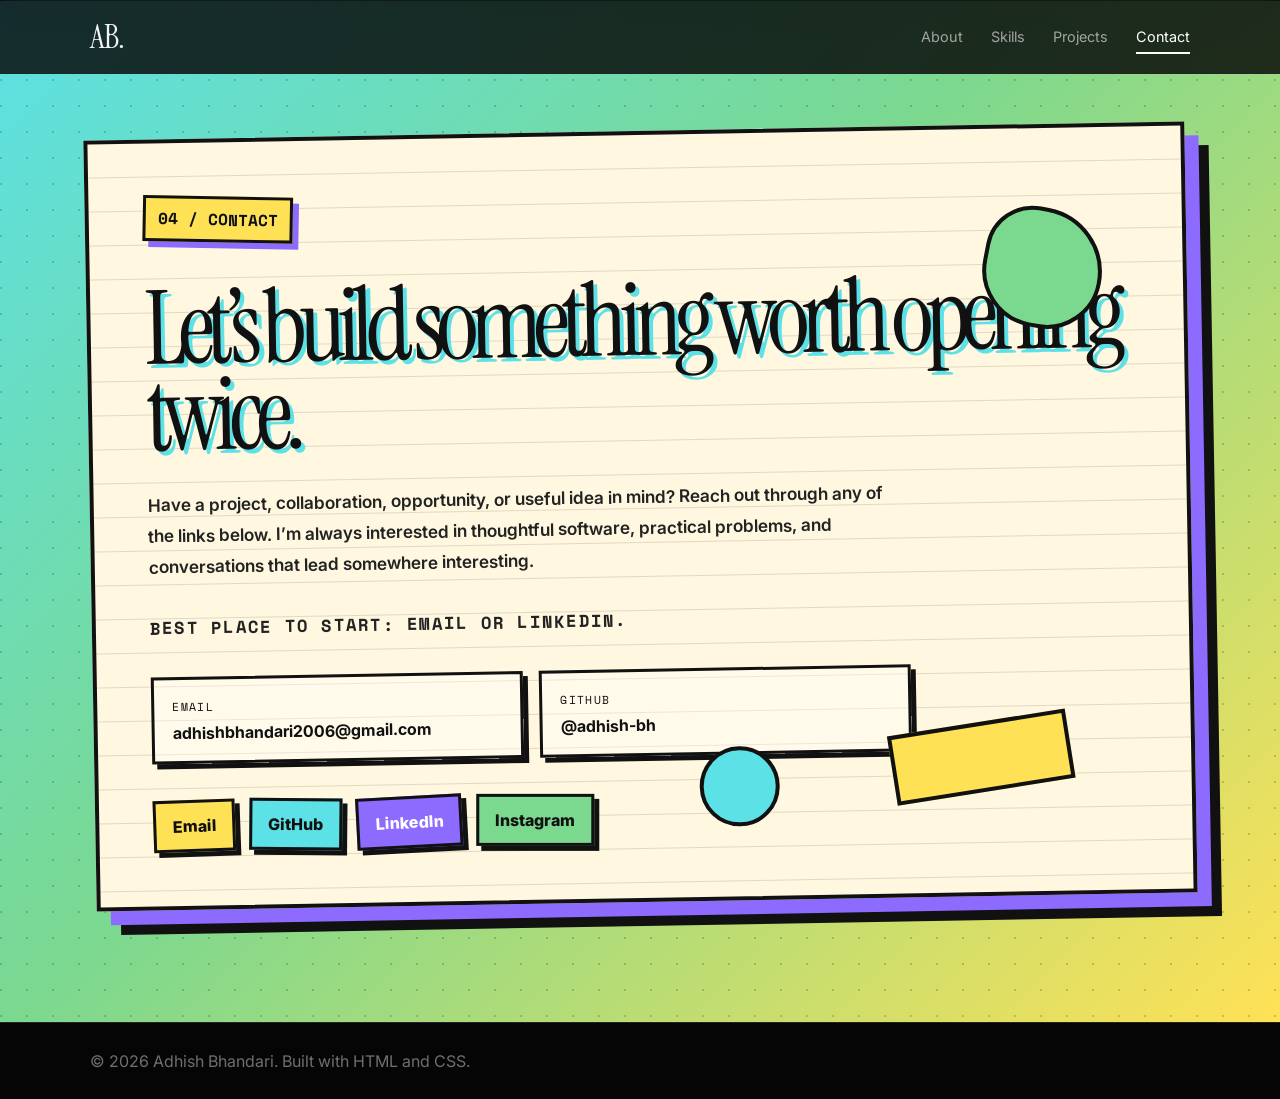
<file: contact.html>
<!DOCTYPE html>
<html lang="en">
<head>
  <meta charset="UTF-8" />
  <meta name="viewport" content="width=device-width, initial-scale=1.0" />

  <title>Contact | Adhish Bhandari</title>

  <meta
    name="description"
    content="Contact Adhish Bhandari through email, GitHub, LinkedIn, or Instagram."
  />

  <meta property="og:title" content="Contact | Adhish Bhandari" />

  <meta
    property="og:description"
    content="Contact Adhish Bhandari through email, GitHub, LinkedIn, or Instagram."
  />

  <meta property="og:type" content="website" />

  <link rel="stylesheet" href="style.css" />
</head>

<body>

  <header class="site-header">

    <a
      href="index.html"
      class="brand"
      aria-label="Adhish Bhandari home"
    >
      AB.
    </a>

    <nav class="nav" aria-label="Main navigation">

      <a href="about.html">
        About
      </a>

      <a href="skills.html">
        Skills
      </a>

      <a href="projects.html">
        Projects
      </a>

      <a
        href="contact.html"
        class="active"
        aria-current="page"
      >
        Contact
      </a>

    </nav>

  </header>

  <main>

    <section class="section canvas-section">

      <div class="canvas-paper">

        <div class="canvas-label">
          04 / Contact
        </div>

        <h2>
          Let’s build something worth opening twice.
        </h2>

        <p>
          Have a project, collaboration, opportunity, or useful idea
          in mind? Reach out through any of the links below. I’m always
          interested in thoughtful software, practical problems, and
          conversations that lead somewhere interesting.
        </p>

        <p class="contact-kicker">
          Best place to start: email or LinkedIn.
        </p>

        <div class="contact-details">

          <div class="contact-detail">

            <span>
              Email
            </span>

            <strong>
              adhishbhandari2006@gmail.com
            </strong>

          </div>

          <div class="contact-detail">

            <span>
              GitHub
            </span>

            <strong>
              @adhish-bh
            </strong>

          </div>

        </div>

        <div class="contact-links">

          <a href="mailto:adhishbhandari2006@gmail.com">
            Email
          </a>

          <a
            href="https://github.com/adhish-bh"
            target="_blank"
            rel="noreferrer"
          >
            GitHub
          </a>

          <a
            href="https://www.linkedin.com/in/bhandariadhish20060722/"
            target="_blank"
            rel="noreferrer"
          >
            LinkedIn
          </a>

          <a
            href="https://instagram.com/actual.adhish"
            target="_blank"
            rel="noreferrer"
          >
            Instagram
          </a>

        </div>

        <div class="canvas-doodle one"></div>
        <div class="canvas-doodle two"></div>
        <div class="canvas-doodle three"></div>

      </div>

    </section>

  </main>

  <footer>
    <p>
      © 2026 Adhish Bhandari. Built with HTML and CSS.
    </p>
  </footer>

</body>
</html>
</file>
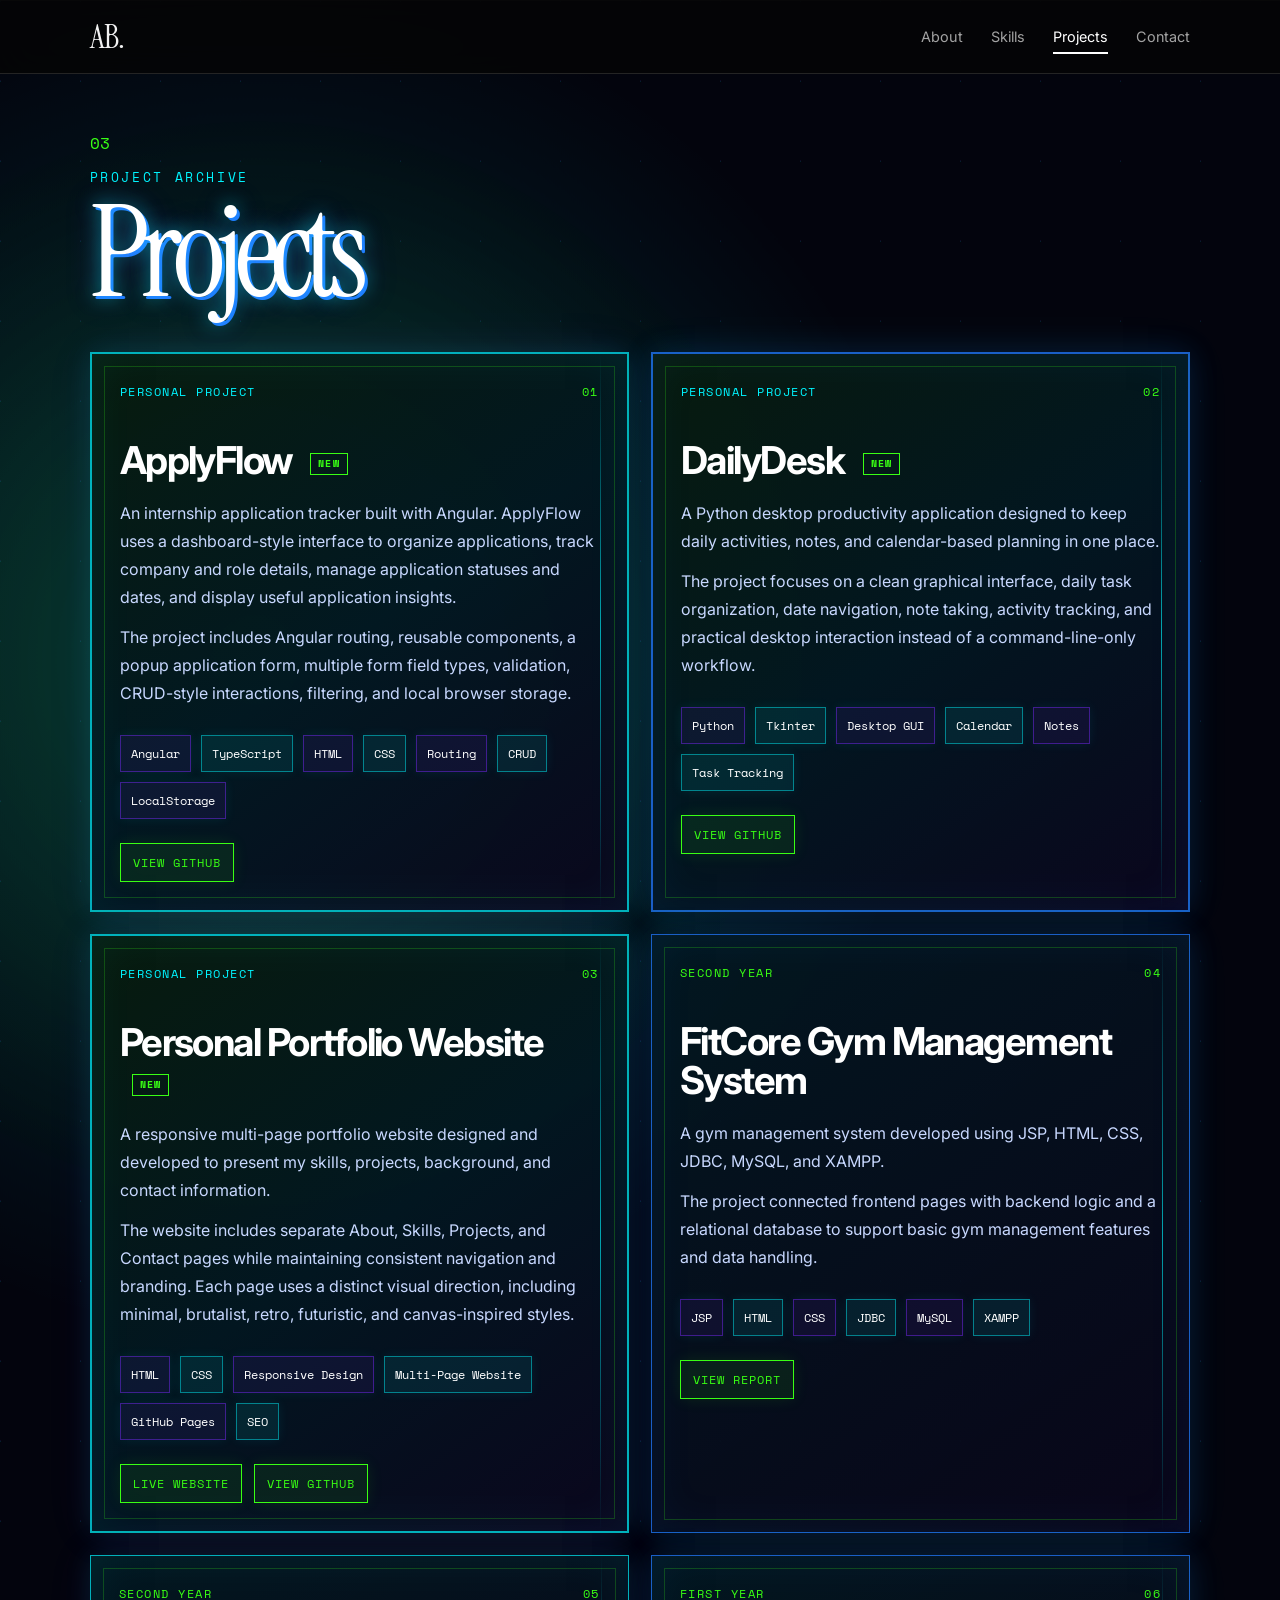
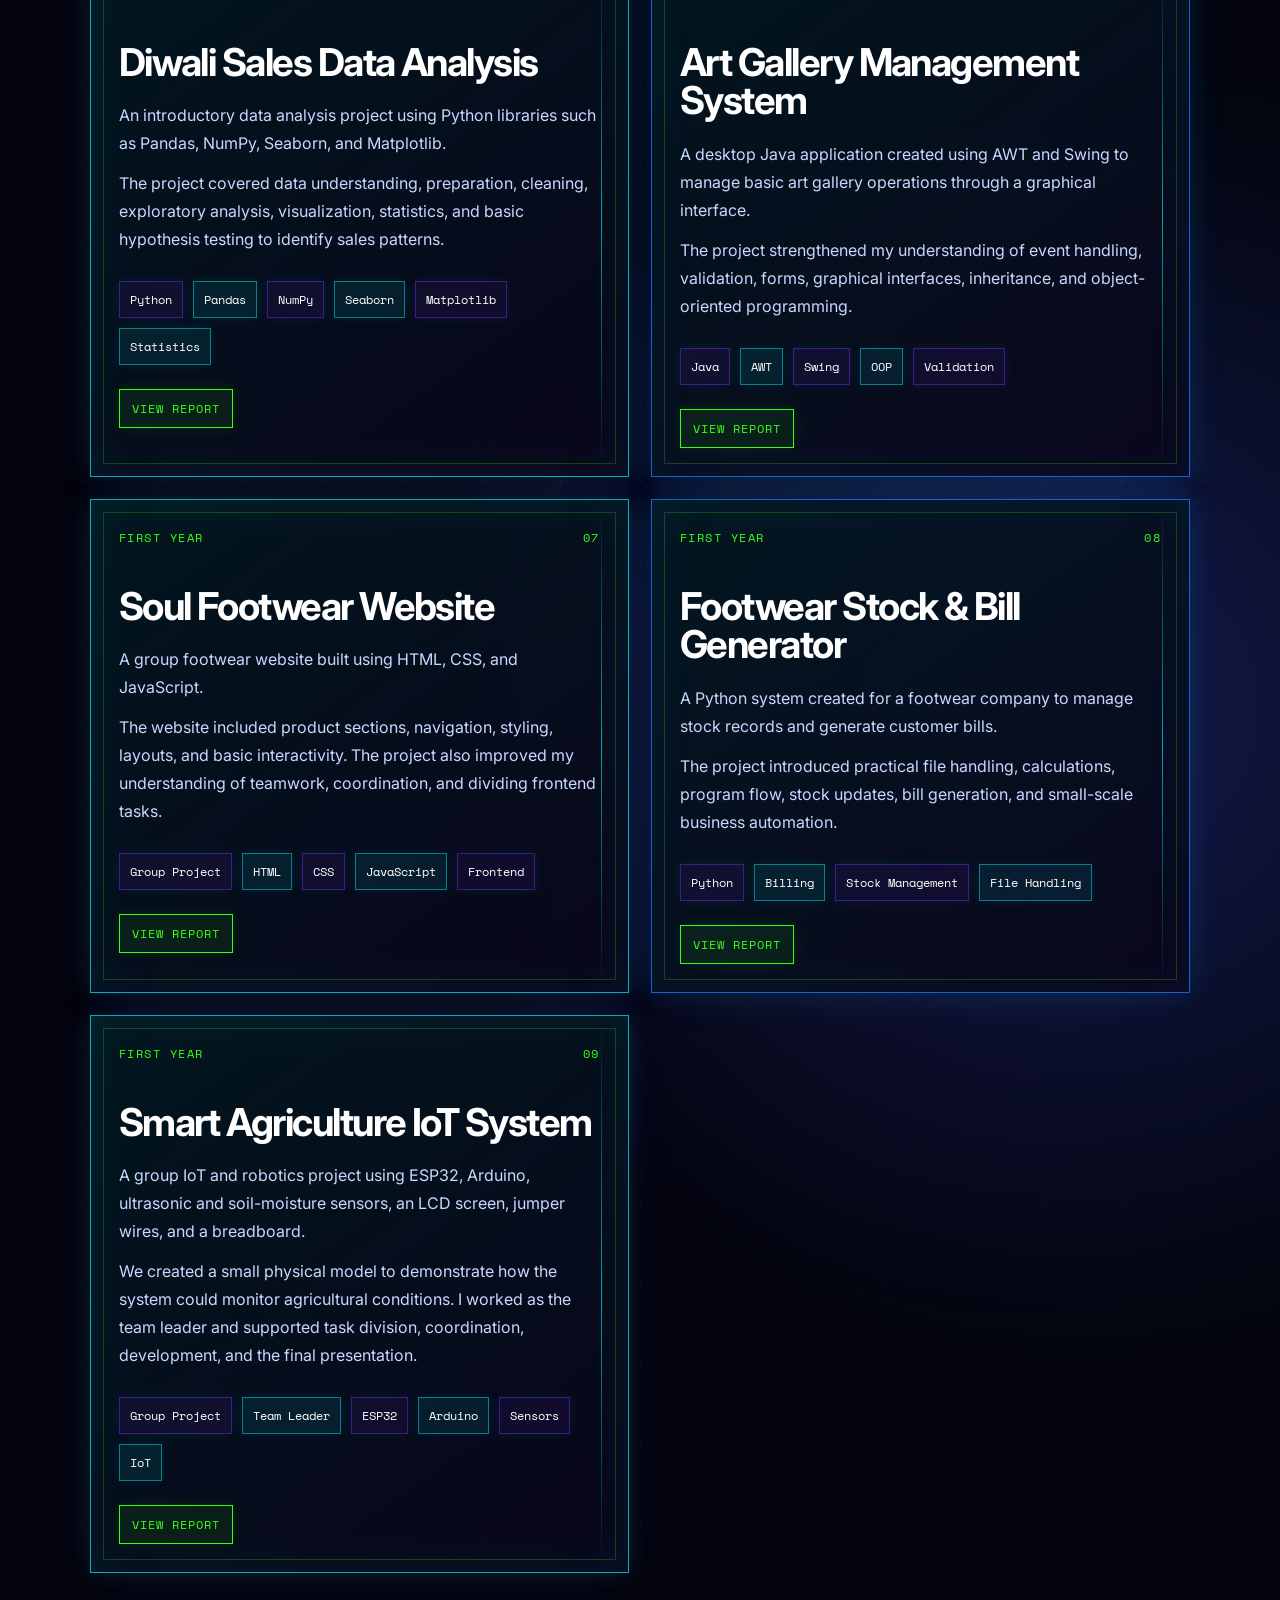
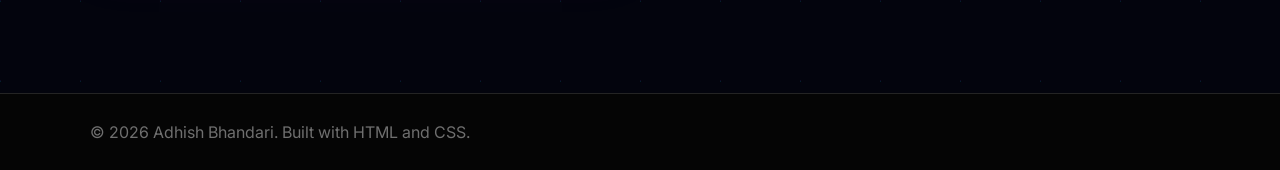
<file: projects.html>
<!DOCTYPE html>
<html lang="en">
<head>
  <meta charset="UTF-8" />
  <meta name="viewport" content="width=device-width, initial-scale=1.0" />

  <title>Projects | Adhish Bhandari</title>

  <meta
    name="description"
    content="Projects by Adhish Bhandari, including ApplyFlow, DailyDesk, a personal portfolio, Java, Python, web, database, IoT, and data analysis work."
  />

  <meta property="og:title" content="Projects | Adhish Bhandari" />

  <meta
    property="og:description"
    content="Projects by Adhish Bhandari, including ApplyFlow, DailyDesk, a personal portfolio, Java, Python, database, IoT, and data analysis work."
  />

  <meta property="og:type" content="website" />

  <link rel="stylesheet" href="style.css" />
</head>

<body>

  <header class="site-header">

    <a
      href="index.html"
      class="brand"
      aria-label="Adhish Bhandari home"
    >
      AB.
    </a>

    <nav class="nav" aria-label="Main navigation">

      <a href="about.html">
        About
      </a>

      <a href="skills.html">
        Skills
      </a>

      <a
        href="projects.html"
        class="active"
        aria-current="page"
      >
        Projects
      </a>

      <a href="contact.html">
        Contact
      </a>

    </nav>

  </header>

  <main>

    <section class="section future-section">

      <div class="future-heading">

        <span>
          03
        </span>

        <p>
          project archive
        </p>

        <h2>
          Projects
        </h2>

      </div>

      <div class="project-grid">

        <!-- APPLYFLOW -->

        <article
          class="project-card featured"
          id="applyflow"
        >

          <div class="project-meta">

            <span>
              Personal Project
            </span>

            <span>
              01
            </span>

          </div>

          <h3>
            ApplyFlow
          </h3>

          <p>
            An internship application tracker built with Angular.
            ApplyFlow uses a dashboard-style interface to organize
            applications, track company and role details, manage
            application statuses and dates, and display useful
            application insights.
          </p>

          <p class="project-extra">
            The project includes Angular routing, reusable components,
            a popup application form, multiple form field types,
            validation, CRUD-style interactions, filtering, and local
            browser storage.
          </p>

          <div class="project-tools">
            <span>Angular</span>
            <span>TypeScript</span>
            <span>HTML</span>
            <span>CSS</span>
            <span>Routing</span>
            <span>CRUD</span>
            <span>LocalStorage</span>
          </div>

          <div class="project-links">

            <a
              href="https://github.com/adhish-bh/Apply-Flow"
              target="_blank"
              rel="noreferrer"
            >
              View GitHub
            </a>

          </div>

        </article>

        <!-- DAILYDESK -->

        <article
          class="project-card featured"
          id="dailydesk"
        >

          <div class="project-meta">

            <span>
              Personal Project
            </span>

            <span>
              02
            </span>

          </div>

          <h3>
            DailyDesk
          </h3>

          <p>
            A Python desktop productivity application designed to
            keep daily activities, notes, and calendar-based planning
            in one place.
          </p>

          <p class="project-extra">
            The project focuses on a clean graphical interface,
            daily task organization, date navigation, note taking,
            activity tracking, and practical desktop interaction
            instead of a command-line-only workflow.
          </p>

          <div class="project-tools">
            <span>Python</span>
            <span>Tkinter</span>
            <span>Desktop GUI</span>
            <span>Calendar</span>
            <span>Notes</span>
            <span>Task Tracking</span>
          </div>

          <div class="project-links">

            <a
              href="https://github.com/adhish-bh/daily-desk"
              target="_blank"
              rel="noreferrer"
            >
              View GitHub
            </a>

          </div>

        </article>

        <!-- PORTFOLIO -->

        <article
          class="project-card featured"
          id="portfolio"
        >

          <div class="project-meta">

            <span>
              Personal Project
            </span>

            <span>
              03
            </span>

          </div>

          <h3>
            Personal Portfolio Website
          </h3>

          <p>
            A responsive multi-page portfolio website designed and
            developed to present my skills, projects, background,
            and contact information.
          </p>

          <p class="project-extra">
            The website includes separate About, Skills, Projects,
            and Contact pages while maintaining consistent navigation
            and branding. Each page uses a distinct visual direction,
            including minimal, brutalist, retro, futuristic, and
            canvas-inspired styles.
          </p>

          <div class="project-tools">
            <span>HTML</span>
            <span>CSS</span>
            <span>Responsive Design</span>
            <span>Multi-Page Website</span>
            <span>GitHub Pages</span>
            <span>SEO</span>
          </div>

          <div class="project-links">

            <a
              href="https://adhish-bh.github.io/portfolio/"
              target="_blank"
              rel="noreferrer"
            >
              Live Website
            </a>

            <a
              href="https://github.com/adhish-bh/portfolio"
              target="_blank"
              rel="noreferrer"
            >
              View GitHub
            </a>

          </div>

        </article>

        <!-- FITCORE -->

        <article class="project-card">

          <div class="project-meta">

            <span>
              Second Year
            </span>

            <span>
              04
            </span>

          </div>

          <h3>
            FitCore Gym Management System
          </h3>

          <p>
            A gym management system developed using JSP, HTML, CSS,
            JDBC, MySQL, and XAMPP.
          </p>

          <p class="project-extra">
            The project connected frontend pages with backend logic
            and a relational database to support basic gym management
            features and data handling.
          </p>

          <div class="project-tools">
            <span>JSP</span>
            <span>HTML</span>
            <span>CSS</span>
            <span>JDBC</span>
            <span>MySQL</span>
            <span>XAMPP</span>
          </div>

          <div class="project-links">

            <a
              href="reports/fitcore-report.pdf"
              target="_blank"
            >
              View Report
            </a>

          </div>

        </article>

        <!-- DIWALI SALES -->

        <article class="project-card">

          <div class="project-meta">

            <span>
              Second Year
            </span>

            <span>
              05
            </span>

          </div>

          <h3>
            Diwali Sales Data Analysis
          </h3>

          <p>
            An introductory data analysis project using Python
            libraries such as Pandas, NumPy, Seaborn, and Matplotlib.
          </p>

          <p class="project-extra">
            The project covered data understanding, preparation,
            cleaning, exploratory analysis, visualization, statistics,
            and basic hypothesis testing to identify sales patterns.
          </p>

          <div class="project-tools">
            <span>Python</span>
            <span>Pandas</span>
            <span>NumPy</span>
            <span>Seaborn</span>
            <span>Matplotlib</span>
            <span>Statistics</span>
          </div>

          <div class="project-links">

            <a
              href="reports/diwali-sales-analysis-report.pdf"
              target="_blank"
            >
              View Report
            </a>

          </div>

        </article>

        <!-- ART GALLERY -->

        <article class="project-card">

          <div class="project-meta">

            <span>
              First Year
            </span>

            <span>
              06
            </span>

          </div>

          <h3>
            Art Gallery Management System
          </h3>

          <p>
            A desktop Java application created using AWT and Swing
            to manage basic art gallery operations through a graphical
            interface.
          </p>

          <p class="project-extra">
            The project strengthened my understanding of event handling,
            validation, forms, graphical interfaces, inheritance, and
            object-oriented programming.
          </p>

          <div class="project-tools">
            <span>Java</span>
            <span>AWT</span>
            <span>Swing</span>
            <span>OOP</span>
            <span>Validation</span>
          </div>

          <div class="project-links">

            <a
              href="reports/art-gallery-report.pdf"
              target="_blank"
            >
              View Report
            </a>

          </div>

        </article>

        <!-- SOUL FOOTWEAR -->

        <article class="project-card">

          <div class="project-meta">

            <span>
              First Year
            </span>

            <span>
              07
            </span>

          </div>

          <h3>
            Soul Footwear Website
          </h3>

          <p>
            A group footwear website built using HTML, CSS, and
            JavaScript.
          </p>

          <p class="project-extra">
            The website included product sections, navigation,
            styling, layouts, and basic interactivity. The project
            also improved my understanding of teamwork, coordination,
            and dividing frontend tasks.
          </p>

          <div class="project-tools">
            <span>Group Project</span>
            <span>HTML</span>
            <span>CSS</span>
            <span>JavaScript</span>
            <span>Frontend</span>
          </div>

          <div class="project-links">

            <a
              href="reports/soul-footwear-report.pdf"
              target="_blank"
            >
              View Report
            </a>

          </div>

        </article>

        <!-- STOCK AND BILL GENERATOR -->

        <article class="project-card">

          <div class="project-meta">

            <span>
              First Year
            </span>

            <span>
              08
            </span>

          </div>

          <h3>
            Footwear Stock & Bill Generator
          </h3>

          <p>
            A Python system created for a footwear company to manage
            stock records and generate customer bills.
          </p>

          <p class="project-extra">
            The project introduced practical file handling,
            calculations, program flow, stock updates, bill generation,
            and small-scale business automation.
          </p>

          <div class="project-tools">
            <span>Python</span>
            <span>Billing</span>
            <span>Stock Management</span>
            <span>File Handling</span>
          </div>

          <div class="project-links">

            <a
              href="reports/footwear-stock-bill-report.pdf"
              target="_blank"
            >
              View Report
            </a>

          </div>

        </article>

        <!-- SMART AGRICULTURE -->

        <article class="project-card">

          <div class="project-meta">

            <span>
              First Year
            </span>

            <span>
              09
            </span>

          </div>

          <h3>
            Smart Agriculture IoT System
          </h3>

          <p>
            A group IoT and robotics project using ESP32, Arduino,
            ultrasonic and soil-moisture sensors, an LCD screen,
            jumper wires, and a breadboard.
          </p>

          <p class="project-extra">
            We created a small physical model to demonstrate how the
            system could monitor agricultural conditions. I worked as
            the team leader and supported task division, coordination,
            development, and the final presentation.
          </p>

          <div class="project-tools">
            <span>Group Project</span>
            <span>Team Leader</span>
            <span>ESP32</span>
            <span>Arduino</span>
            <span>Sensors</span>
            <span>IoT</span>
          </div>

          <div class="project-links">

            <a
              href="reports/smart-agriculture-iot-report.pdf"
              target="_blank"
            >
              View Report
            </a>

          </div>

        </article>

      </div>

    </section>

  </main>

  <footer>
    <p>
      © 2026 Adhish Bhandari. Built with HTML and CSS.
    </p>
  </footer>

</body>
</html>
</file>
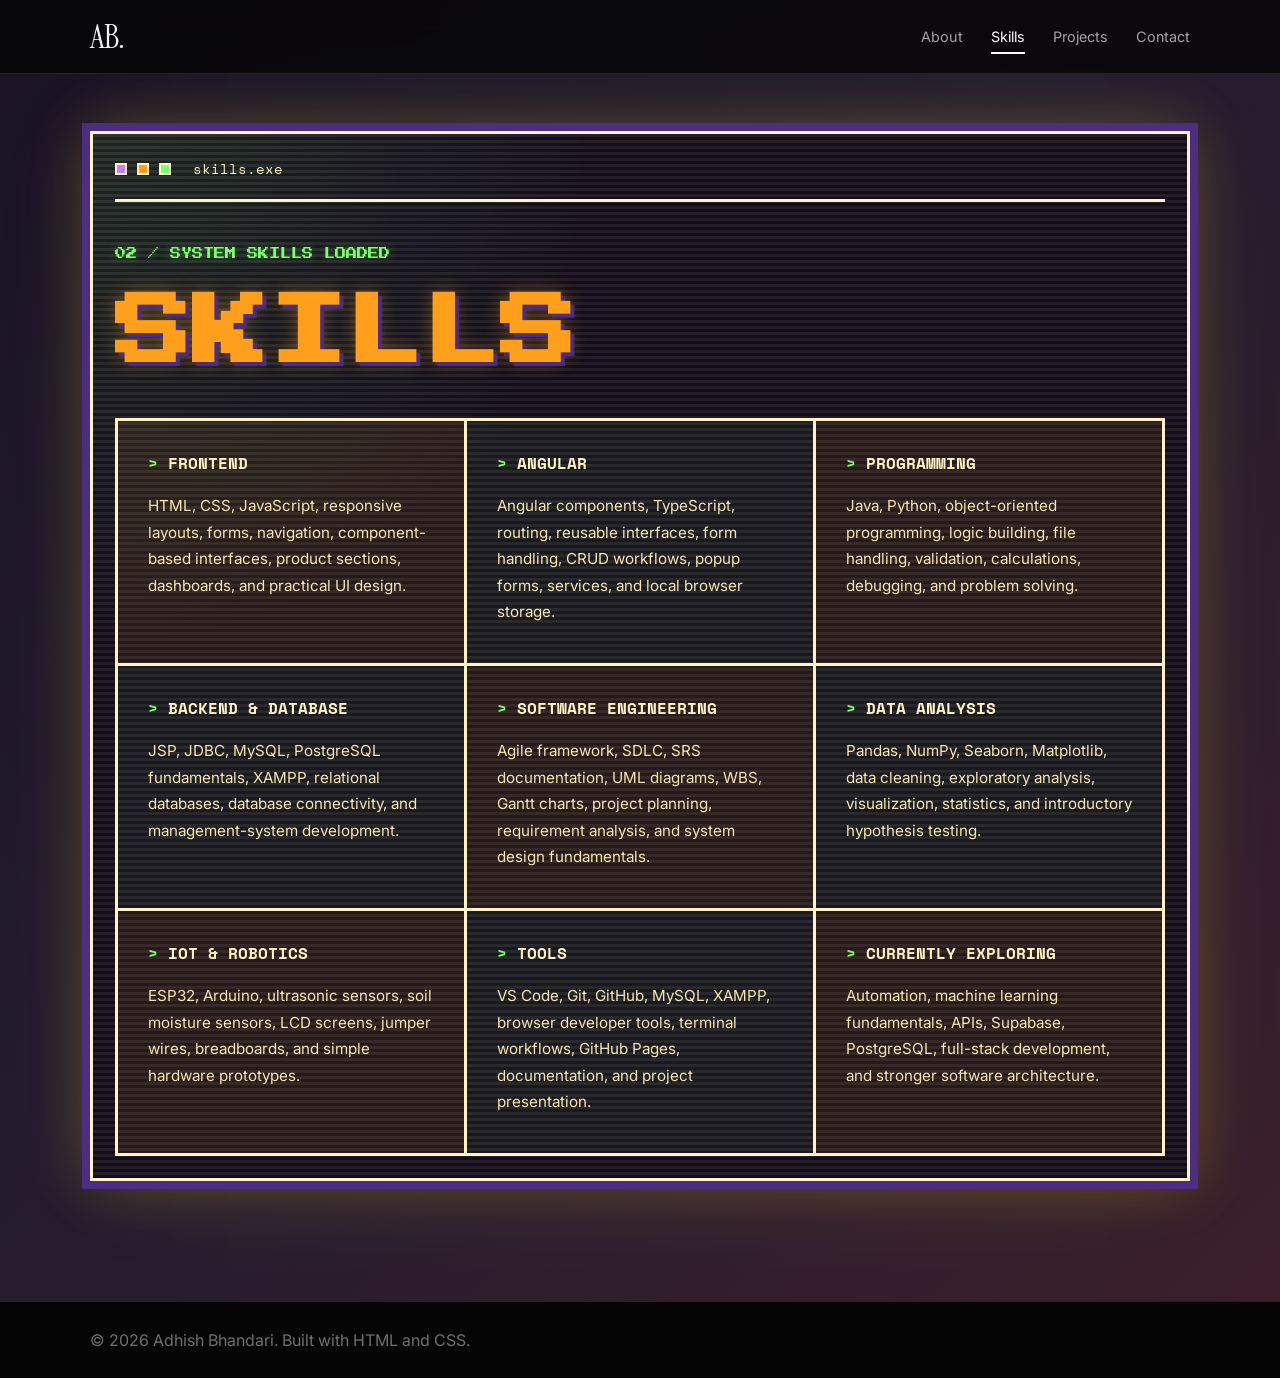
<file: skills.html>
<!DOCTYPE html>
<html lang="en">
<head>
  <meta charset="UTF-8" />
  <meta name="viewport" content="width=device-width, initial-scale=1.0" />

  <title>Skills | Adhish Bhandari</title>

  <meta
    name="description"
    content="Technical skills of Adhish Bhandari across frontend, Angular, Java, Python, databases, software engineering, data analysis, and IoT."
  />

  <meta property="og:title" content="Skills | Adhish Bhandari" />

  <meta
    property="og:description"
    content="Technical skills of Adhish Bhandari across frontend, Angular, Java, Python, databases, software engineering, data analysis, and IoT."
  />

  <meta property="og:type" content="website" />

  <link rel="stylesheet" href="style.css" />
</head>

<body>

  <header class="site-header">

    <a
      href="index.html"
      class="brand"
      aria-label="Adhish Bhandari home"
    >
      AB.
    </a>

    <nav class="nav" aria-label="Main navigation">

      <a href="about.html">
        About
      </a>

      <a
        href="skills.html"
        class="active"
        aria-current="page"
      >
        Skills
      </a>

      <a href="projects.html">
        Projects
      </a>

      <a href="contact.html">
        Contact
      </a>

    </nav>

  </header>

  <main>

    <section class="section retro-section">

      <div class="retro-screen">

        <div class="retro-topbar">

          <span></span>
          <span></span>
          <span></span>

          <p>
            skills.exe
          </p>

        </div>

        <div class="retro-heading">

          <p>
            02 / SYSTEM SKILLS LOADED
          </p>

          <h2>
            Skills
          </h2>

        </div>

        <div class="skill-grid">

          <div class="skill-item">

            <h3>
              Frontend
            </h3>

            <p>
              HTML, CSS, JavaScript, responsive layouts, forms,
              navigation, component-based interfaces, product sections,
              dashboards, and practical UI design.
            </p>

          </div>

          <div class="skill-item">

            <h3>
              Angular
            </h3>

            <p>
              Angular components, TypeScript, routing, reusable
              interfaces, form handling, CRUD workflows, popup forms,
              services, and local browser storage.
            </p>

          </div>

          <div class="skill-item">

            <h3>
              Programming
            </h3>

            <p>
              Java, Python, object-oriented programming, logic building,
              file handling, validation, calculations, debugging, and
              problem solving.
            </p>

          </div>

          <div class="skill-item">

            <h3>
              Backend & Database
            </h3>

            <p>
              JSP, JDBC, MySQL, PostgreSQL fundamentals, XAMPP,
              relational databases, database connectivity, and
              management-system development.
            </p>

          </div>

          <div class="skill-item">

            <h3>
              Software Engineering
            </h3>

            <p>
              Agile framework, SDLC, SRS documentation, UML diagrams,
              WBS, Gantt charts, project planning, requirement analysis,
              and system design fundamentals.
            </p>

          </div>

          <div class="skill-item">

            <h3>
              Data Analysis
            </h3>

            <p>
              Pandas, NumPy, Seaborn, Matplotlib, data cleaning,
              exploratory analysis, visualization, statistics, and
              introductory hypothesis testing.
            </p>

          </div>

          <div class="skill-item">

            <h3>
              IoT & Robotics
            </h3>

            <p>
              ESP32, Arduino, ultrasonic sensors, soil moisture sensors,
              LCD screens, jumper wires, breadboards, and simple
              hardware prototypes.
            </p>

          </div>

          <div class="skill-item">

            <h3>
              Tools
            </h3>

            <p>
              VS Code, Git, GitHub, MySQL, XAMPP, browser developer
              tools, terminal workflows, GitHub Pages, documentation,
              and project presentation.
            </p>

          </div>

          <div class="skill-item">

            <h3>
              Currently Exploring
            </h3>

            <p>
              Automation, machine learning fundamentals, APIs,
              Supabase, PostgreSQL, full-stack development, and
              stronger software architecture.
            </p>

          </div>

        </div>

      </div>

    </section>

  </main>

  <footer>
    <p>
      © 2026 Adhish Bhandari. Built with HTML and CSS.
    </p>
  </footer>

</body>
</html>
</file>
<file: style.css>
@import url(
  "https://fonts.googleapis.com/css2?family=Instrument+Serif:ital@0;1&family=Inter:wght@400;500;600;700;800&family=Space+Mono:wght@400;700&family=Press+Start+2P&display=swap"
);

:root {
  --bg: #050505;
  --bg-soft: #0c0c0c;
  --card: #111111;
  --line: #242424;
  --text: #f2f2f2;
  --muted: #a3a3a3;
  --muted-dark: #6f6f6f;
  --white: #ffffff;

  --retro-bg: #241b2f;
  --retro-purple: #4b2e83;
  --retro-orange: #ff9f1c;
  --retro-green: #7cff6b;
  --retro-cream: #fff3c4;
  --retro-pink: #c77dff;

  --neon-cyan: #00f5ff;
  --neon-pink: #8f00ff;
  --neon-green: #39ff14;
  --neon-purple: #7b2cff;
  --neon-blue: #207bff;

  --funky-paper: #fff7df;
  --funky-pink: #ff8a5b;
  --funky-yellow: #ffe156;
  --funky-blue: #5ce1e6;
  --funky-purple: #8d6bff;
  --funky-green: #7bd88f;
}

/* RESET */

* {
  margin: 0;
  padding: 0;
  box-sizing: border-box;
}

html {
  scroll-behavior: smooth;
}

body {
  min-height: 100vh;

  font-family: "Inter", sans-serif;

  background: var(--bg);
  color: var(--text);

  overflow-x: hidden;
}

body::before {
  content: "";

  position: fixed;
  inset: 0;

  pointer-events: none;

  background-image:
    linear-gradient(
      rgba(255, 255, 255, 0.025) 1px,
      transparent 1px
    ),
    linear-gradient(
      90deg,
      rgba(255, 255, 255, 0.025) 1px,
      transparent 1px
    );

  background-size: 44px 44px;

  mask-image:
    linear-gradient(
      to bottom,
      black,
      transparent 85%
    );

  z-index: -1;
}

a {
  color: inherit;
  text-decoration: none;
}

/* HEADER */

.site-header {
  position: fixed;
  top: 0;
  left: 0;

  width: 100%;
  height: 74px;

  padding: 0 7vw;

  display: flex;
  justify-content: space-between;
  align-items: center;

  background: rgba(5, 5, 5, 0.82);

  backdrop-filter: blur(18px);
  -webkit-backdrop-filter: blur(18px);

  border-bottom: 1px solid var(--line);

  z-index: 100;
}

.brand {
  font-family: "Instrument Serif", serif;

  font-size: 2rem;

  letter-spacing: -0.03em;
}

.nav {
  display: flex;
  align-items: center;

  gap: 28px;
}

.nav a {
  position: relative;

  color: var(--muted);

  font-size: 0.9rem;

  transition:
    color 0.25s ease,
    transform 0.25s ease;
}

.nav a:hover,
.nav a.active {
  color: var(--white);
}

.nav a:hover {
  transform: translateY(-2px);
}

.nav a.active::after {
  content: "";

  position: absolute;
  left: 0;
  right: 0;
  bottom: -9px;

  height: 2px;

  background: var(--white);
}

/* HOME HERO */

.hero {
  min-height: 100vh;

  padding: 140px 7vw 80px;

  display: grid;

  grid-template-columns:
    minmax(0, 1.5fr)
    minmax(300px, 0.7fr);

  gap: 70px;

  align-items: center;

  background:
    radial-gradient(
      circle at 15% 20%,
      rgba(255, 255, 255, 0.08),
      transparent 22%
    ),
    radial-gradient(
      circle at 85% 70%,
      rgba(255, 255, 255, 0.06),
      transparent 24%
    ),
    #050505;
}

.eyebrow {
  margin-bottom: 24px;

  color: var(--muted);

  font-size: 0.78rem;
  font-weight: 700;

  text-transform: uppercase;
  letter-spacing: 0.18em;
}

h1 {
  max-width: 1050px;

  font-family: "Instrument Serif", serif;

  font-size: clamp(4rem, 8.4vw, 9rem);
  font-weight: 400;

  line-height: 0.88;
  letter-spacing: -0.06em;
}

.intro {
  max-width: 760px;

  margin-top: 34px;

  color: var(--muted);

  font-size: 1.05rem;

  line-height: 1.8;
}

.hero-actions {
  display: flex;
  flex-wrap: wrap;

  gap: 14px;

  margin-top: 36px;
}

.btn {
  display: inline-block;

  padding: 14px 20px;

  border-radius: 999px;

  font-size: 0.92rem;
  font-weight: 700;

  transition:
    transform 0.25s ease,
    background 0.25s ease,
    border-color 0.25s ease;
}

.btn-main {
  background: var(--text);
  color: var(--bg);
}

.btn-main:hover {
  background: var(--white);

  transform: translateY(-3px);
}

.btn-ghost {
  border: 1px solid var(--line);

  color: var(--text);
}

.btn-ghost:hover {
  border-color: var(--muted);

  transform: translateY(-3px);
}

/* HOME SIDE CARD */

.hero-note {
  min-height: 350px;

  padding: 32px;

  display: flex;
  flex-direction: column;
  justify-content: space-between;

  border: 1px solid var(--line);

  background:
    linear-gradient(
      180deg,
      rgba(255, 255, 255, 0.06),
      rgba(255, 255, 255, 0.015)
    ),
    #090909;
}

.hero-note-top {
  display: flex;
  justify-content: space-between;
  align-items: center;

  gap: 16px;
}

.note-title {
  color: var(--muted-dark);

  font-size: 0.82rem;
  font-weight: 800;

  text-transform: uppercase;
  letter-spacing: 0.16em;
}

.status-dot {
  width: 11px;
  height: 11px;

  flex: 0 0 auto;

  border-radius: 50%;

  background: var(--neon-green);

  box-shadow:
    0 0 18px rgba(57, 255, 20, 0.65);
}

.hero-note-copy {
  margin-top: auto;

  padding-top: 45px;
}

.hero-note h2 {
  margin-bottom: 18px;

  font-family: "Instrument Serif", serif;

  font-size: 3.2rem;
  font-weight: 400;

  line-height: 0.95;
  letter-spacing: -0.04em;
}

.hero-note p {
  color: var(--muted);

  line-height: 1.7;
}

.build-list {
  display: grid;

  gap: 12px;

  margin-top: 24px;
}

.build-list span {
  display: flex;
  align-items: center;

  gap: 10px;

  color: var(--text);

  font-family: "Space Mono", monospace;

  font-size: 0.78rem;

  text-transform: uppercase;
  letter-spacing: 0.08em;
}

.build-list span::before {
  content: "+";

  color: var(--neon-green);
}

/* HOME PROJECT STRIP */

.home-project-strip {
  padding: 32px 7vw 70px;

  border-top: 1px solid var(--line);

  background: #050505;
}

.home-project-strip p {
  margin-bottom: 18px;

  color: var(--muted-dark);

  font-family: "Space Mono", monospace;

  font-size: 0.75rem;

  text-transform: uppercase;
  letter-spacing: 0.15em;
}

.home-project-links {
  display: flex;
  flex-wrap: wrap;

  gap: 12px;
}

.home-project-links a {
  padding: 12px 16px;

  border: 1px solid var(--line);

  color: var(--muted);

  transition:
    color 0.2s ease,
    border-color 0.2s ease,
    transform 0.2s ease;
}

.home-project-links a:hover {
  border-color: var(--muted);

  color: var(--white);

  transform: translateY(-2px);
}

/* GLOBAL SECTIONS */

.section {
  min-height: 100vh;

  padding: 120px 7vw;

  border-top: 1px solid var(--line);

  scroll-margin-top: 72px;
}

/* ABOUT PAGE */

.brutalist-section {
  padding-top: 130px;

  color: #0a0a0a;

  background:
    linear-gradient(
      90deg,
      rgba(0, 0, 0, 0.08) 1px,
      transparent 1px
    ),
    linear-gradient(
      rgba(0, 0, 0, 0.08) 1px,
      transparent 1px
    ),
    #d9d9d9;

  background-size: 72px 72px;
}

.brutalist-heading {
  display: flex;
  justify-content: space-between;
  align-items: center;

  margin-bottom: 40px;

  padding: 18px 24px;

  border: 4px solid #0a0a0a;

  background: #f2f2f2;
  color: #0a0a0a;

  box-shadow: 12px 12px 0 #555;
}

.brutalist-heading span {
  padding: 10px 14px;

  border: 3px solid #0a0a0a;

  background: #0a0a0a;
  color: #f2f2f2;

  font-family: "Space Mono", monospace;
  font-size: 1rem;
  font-weight: 700;
}

.brutalist-heading h2 {
  font-family: "Inter", sans-serif;

  font-size: clamp(3rem, 8vw, 8rem);

  line-height: 0.85;
  letter-spacing: -0.08em;

  text-transform: uppercase;
}

.brutalist-grid {
  display: grid;

  grid-template-columns: 1.1fr 0.9fr;

  gap: 34px;
}

.brutal-main {
  padding: 36px;

  border: 4px solid #0a0a0a;

  background: #111;
  color: #f2f2f2;

  box-shadow: 14px 14px 0 #777;
}

.brutal-main p {
  font-size: clamp(2.2rem, 4.7vw, 5.2rem);
  font-weight: 800;

  line-height: 0.95;
  letter-spacing: -0.08em;
}

.brutal-stack {
  display: flex;
  flex-direction: column;

  gap: 28px;
}

.brutal-card {
  padding: 30px;

  border: 4px solid #0a0a0a;

  background: #eeeeee;
  color: #0a0a0a;

  box-shadow: 8px 8px 0 #777;
}

.offset-card {
  background: #cfcfcf;

  box-shadow: 8px 8px 0 #333;

  transform: translateX(22px);
}

.brutal-card h3 {
  margin-bottom: 18px;

  font-size: 1.5rem;

  text-transform: uppercase;
}

.brutal-card p {
  color: #222;

  font-weight: 600;

  line-height: 1.8;
}

/* SKILLS PAGE */

.retro-section {
  padding-top: 130px;

  background:
    radial-gradient(
      circle at center,
      rgba(255, 159, 28, 0.18),
      transparent 42%
    ),
    linear-gradient(
      135deg,
      #1a1225 0%,
      var(--retro-bg) 45%,
      #3b1f2b 100%
    );
}

.retro-screen {
  padding: 22px;

  border: 3px solid var(--retro-cream);

  background:
    linear-gradient(
      rgba(255, 243, 196, 0.06) 50%,
      rgba(0, 0, 0, 0.18) 50%
    ),
    radial-gradient(
      circle at top left,
      rgba(124, 255, 107, 0.12),
      transparent 34%
    ),
    #160f1f;

  background-size:
    100% 6px,
    100% 100%,
    100% 100%;

  box-shadow:
    0 0 0 8px var(--retro-purple),
    0 0 55px rgba(255, 159, 28, 0.28),
    0 0 90px rgba(124, 255, 107, 0.12);
}

.retro-topbar {
  height: 46px;

  padding-bottom: 18px;

  display: flex;
  align-items: center;

  gap: 10px;

  border-bottom: 3px solid var(--retro-cream);

  color: var(--retro-cream);

  font-family: "Space Mono", monospace;
}

.retro-topbar span {
  width: 12px;
  height: 12px;

  display: inline-block;

  border: 2px solid var(--retro-cream);
}

.retro-topbar span:nth-child(1) {
  background: var(--retro-pink);
}

.retro-topbar span:nth-child(2) {
  background: var(--retro-orange);
}

.retro-topbar span:nth-child(3) {
  background: var(--retro-green);
}

.retro-topbar p {
  margin-left: 12px;

  color: var(--retro-cream);

  font-size: 0.9rem;
}

.retro-heading {
  padding: 42px 0 34px;
}

.retro-heading p {
  margin-bottom: 20px;

  color: var(--retro-green);

  font-family: "Press Start 2P", system-ui;

  font-size: 0.7rem;

  line-height: 1.8;

  text-shadow:
    0 0 10px rgba(124, 255, 107, 0.4);
}

.retro-heading h2 {
  color: var(--retro-orange);

  font-family: "Press Start 2P", system-ui;

  font-size: clamp(2rem, 6vw, 5.5rem);

  line-height: 1.3;

  text-transform: uppercase;

  text-shadow:
    4px 4px 0 var(--retro-purple),
    0 0 18px rgba(255, 159, 28, 0.35);
}

.skill-grid {
  display: grid;

  grid-template-columns: repeat(3, 1fr);

  border-top: 3px solid var(--retro-cream);
  border-left: 3px solid var(--retro-cream);
}

.skill-item {
  min-height: 245px;

  padding: 30px;

  border-right: 3px solid var(--retro-cream);
  border-bottom: 3px solid var(--retro-cream);

  background: rgba(255, 243, 196, 0.055);

  transition: background 0.2s ease;
}

.skill-item:nth-child(odd) {
  background: rgba(255, 159, 28, 0.085);
}

.skill-item:nth-child(even) {
  background: rgba(124, 255, 107, 0.055);
}

.skill-item:hover {
  background: rgba(199, 125, 255, 0.16);
}

.skill-item h3 {
  margin-bottom: 18px;

  color: var(--retro-cream);

  font-family: "Space Mono", monospace;

  font-size: 1rem;

  text-transform: uppercase;
}

.skill-item h3::before {
  content: "> ";

  color: var(--retro-green);
}

.skill-item p {
  color: #f8e7b0;

  font-size: 0.95rem;

  line-height: 1.75;
}

/* PROJECTS PAGE */

.future-section {
  position: relative;

  padding-top: 130px;

  overflow: hidden;

  background:
    linear-gradient(
      135deg,
      rgba(0, 245, 255, 0.12) 1px,
      transparent 1px
    ),
    linear-gradient(
      45deg,
      rgba(123, 44, 255, 0.1) 1px,
      transparent 1px
    ),
    radial-gradient(
      circle at 20% 20%,
      rgba(0, 245, 255, 0.18),
      transparent 24%
    ),
    radial-gradient(
      circle at 85% 70%,
      rgba(32, 123, 255, 0.16),
      transparent 26%
    ),
    #03040d;

  background-size:
    80px 80px,
    80px 80px,
    100% 100%,
    100% 100%,
    100% 100%;
}

.future-section::before {
  content: "";

  position: absolute;
  inset: 0;

  pointer-events: none;

  opacity: 0.8;

  background:
    radial-gradient(
      circle at 20% 20%,
      rgba(57, 255, 20, 0.12),
      transparent 20%
    ),
    radial-gradient(
      circle at 80% 70%,
      rgba(123, 44, 255, 0.15),
      transparent 25%
    );
}

.future-heading {
  position: relative;

  margin-bottom: 44px;
}

.future-heading span {
  color: var(--neon-green);

  font-family: "Space Mono", monospace;
}

.future-heading p {
  margin: 12px 0;

  color: var(--neon-cyan);

  font-family: "Space Mono", monospace;

  font-size: 0.82rem;

  text-transform: uppercase;
  letter-spacing: 0.2em;
}

.future-heading h2 {
  color: #ffffff;

  font-family: "Instrument Serif", serif;

  font-size: clamp(4rem, 10vw, 10rem);
  font-weight: 400;

  line-height: 0.85;
  letter-spacing: -0.07em;

  text-shadow:
    0 0 18px rgba(0, 245, 255, 0.5),
    0 0 34px rgba(123, 44, 255, 0.28),
    3px 3px 0 var(--neon-blue);
}

.project-grid {
  position: relative;

  display: grid;

  grid-template-columns: repeat(2, minmax(0, 1fr));

  gap: 22px;
}

.project-card {
  position: relative;

  min-height: 390px;

  padding: 28px;

  overflow: hidden;

  border: 1px solid rgba(0, 245, 255, 0.7);

  background:
    linear-gradient(
      145deg,
      rgba(0, 245, 255, 0.08),
      rgba(123, 44, 255, 0.055)
    ),
    rgba(3, 4, 13, 0.92);

  box-shadow:
    inset 0 0 45px rgba(0, 245, 255, 0.07),
    0 0 25px rgba(0, 245, 255, 0.1),
    0 0 45px rgba(123, 44, 255, 0.08);

  transition:
    transform 0.25s ease,
    box-shadow 0.25s ease;
}

.project-card:nth-child(even) {
  border-color: rgba(32, 123, 255, 0.75);

  box-shadow:
    inset 0 0 45px rgba(32, 123, 255, 0.08),
    0 0 28px rgba(32, 123, 255, 0.14),
    0 0 45px rgba(0, 245, 255, 0.06);
}

.project-card::before {
  content: "";

  position: absolute;
  inset: 12px;

  border: 1px solid rgba(57, 255, 20, 0.22);

  pointer-events: none;
}

.project-card::after {
  content: "";

  position: absolute;
  top: 0;
  right: 26px;

  width: 1px;
  height: 100%;

  opacity: 0.65;

  background:
    linear-gradient(
      transparent,
      var(--neon-cyan),
      transparent
    );
}

.project-card:hover {
  transform: translateY(-4px);

  box-shadow:
    inset 0 0 70px rgba(0, 245, 255, 0.08),
    0 0 38px rgba(0, 245, 255, 0.25),
    0 0 50px rgba(123, 44, 255, 0.16);
}

/* FEATURED PERSONAL PROJECTS */

.project-card.featured {
  border-width: 2px;

  background:
    linear-gradient(
      145deg,
      rgba(57, 255, 20, 0.09),
      rgba(0, 245, 255, 0.08),
      rgba(123, 44, 255, 0.065)
    ),
    rgba(3, 4, 13, 0.96);
}

.project-card.featured .project-meta span:first-child {
  color: var(--neon-cyan);
}

.project-card.featured h3::after {
  content: "NEW";

  display: inline-block;

  margin-left: 12px;

  padding: 5px 7px;

  border: 1px solid var(--neon-green);

  color: var(--neon-green);

  font-family: "Space Mono", monospace;

  font-size: 0.62rem;

  line-height: 1;

  letter-spacing: 0.12em;

  vertical-align: middle;
}

.project-meta {
  display: flex;
  justify-content: space-between;

  margin-bottom: 40px;

  color: var(--neon-green);

  font-family: "Space Mono", monospace;

  font-size: 0.78rem;

  text-transform: uppercase;
  letter-spacing: 0.12em;
}

.project-card h3 {
  max-width: 680px;

  margin-bottom: 20px;

  color: #ffffff;

  font-size: clamp(1.6rem, 3vw, 3rem);

  line-height: 1;
  letter-spacing: -0.04em;
}

.project-card p {
  max-width: 820px;

  color: #c8d8ff;

  line-height: 1.75;
}

.project-extra {
  margin-top: 12px;
}

.project-tools {
  display: flex;
  flex-wrap: wrap;

  gap: 10px;

  margin-top: 28px;
}

.project-tools span {
  padding: 8px 10px;

  border: 1px solid rgba(0, 245, 255, 0.45);

  color: #ffffff;

  background: rgba(0, 245, 255, 0.08);

  font-family: "Space Mono", monospace;

  font-size: 0.78rem;

  box-shadow:
    0 0 12px rgba(0, 245, 255, 0.08);
}

.project-tools span:nth-child(odd) {
  border-color: rgba(123, 44, 255, 0.45);

  background: rgba(123, 44, 255, 0.08);
}

.project-links {
  display: flex;
  flex-wrap: wrap;

  gap: 12px;

  margin-top: 24px;
}

.project-links a {
  display: inline-block;

  padding: 9px 12px;

  border: 1px solid var(--neon-green);

  color: var(--neon-green);

  background: rgba(57, 255, 20, 0.08);

  font-family: "Space Mono", monospace;

  font-size: 0.78rem;

  text-transform: uppercase;
  letter-spacing: 0.08em;

  box-shadow:
    0 0 16px rgba(57, 255, 20, 0.1);

  transition:
    color 0.2s ease,
    background 0.2s ease,
    box-shadow 0.2s ease;
}

.project-links a:hover {
  color: #041006;

  background: var(--neon-green);

  box-shadow:
    0 0 18px rgba(57, 255, 20, 0.5),
    0 0 30px rgba(0, 245, 255, 0.18);
}

/* CONTACT PAGE */

.canvas-section {
  padding-top: 130px;

  display: flex;
  align-items: center;

  background:
    radial-gradient(
      circle at 1px 1px,
      rgba(8, 8, 8, 0.18) 1px,
      transparent 0
    ),
    linear-gradient(
      135deg,
      var(--funky-blue),
      var(--funky-green) 45%,
      var(--funky-yellow)
    );

  background-size:
    26px 26px,
    100% 100%;
}

.canvas-paper {
  position: relative;

  width: 100%;
  min-height: 560px;

  padding: 54px;

  border: 4px solid #111;

  color: #111;

  background:
    linear-gradient(
      transparent 96%,
      rgba(17, 17, 17, 0.13) 97%
    ),
    var(--funky-paper);

  background-size: 100% 34px;

  box-shadow:
    14px 14px 0 var(--funky-purple),
    24px 24px 0 #111;

  transform: rotate(-1deg);
}

.canvas-label {
  display: inline-block;

  margin-bottom: 42px;

  padding: 8px 12px;

  border: 3px solid #111;

  background: var(--funky-yellow);

  font-family: "Space Mono", monospace;
  font-weight: 700;

  text-transform: uppercase;

  box-shadow:
    6px 6px 0 var(--funky-purple);

  transform: rotate(2deg);
}

.canvas-paper h2 {
  max-width: 1000px;

  color: #111;

  font-family: "Instrument Serif", serif;

  font-size: clamp(3.4rem, 8vw, 9rem);
  font-weight: 400;

  line-height: 0.85;
  letter-spacing: -0.08em;

  text-shadow:
    4px 4px 0 var(--funky-blue);
}

.canvas-paper p {
  max-width: 740px;

  margin-top: 30px;

  color: #222;

  font-size: 1.08rem;
  font-weight: 600;

  line-height: 1.8;
}

.contact-kicker {
  margin-top: 28px;

  font-family: "Space Mono", monospace;

  font-size: 0.8rem;

  text-transform: uppercase;
  letter-spacing: 0.13em;
}

.contact-details {
  max-width: 760px;

  margin-top: 34px;

  display: grid;

  grid-template-columns:
    repeat(2, minmax(0, 1fr));

  gap: 16px;
}

.contact-detail {
  padding: 18px;

  border: 3px solid #111;

  background: rgba(255, 255, 255, 0.35);

  box-shadow:
    5px 5px 0 #111;
}

.contact-detail span {
  display: block;

  margin-bottom: 8px;

  font-family: "Space Mono", monospace;

  font-size: 0.72rem;

  text-transform: uppercase;
  letter-spacing: 0.12em;
}

.contact-detail strong {
  word-break: break-word;
}

.contact-links {
  display: flex;
  flex-wrap: wrap;

  gap: 14px;

  margin-top: 36px;
}

.contact-links a {
  padding: 13px 16px;

  border: 3px solid #111;

  background: var(--funky-yellow);
  color: #111;

  font-weight: 800;

  box-shadow:
    5px 5px 0 #111;

  transform: rotate(-1deg);

  transition:
    transform 0.2s ease,
    background 0.2s ease,
    color 0.2s ease;
}

.contact-links a:nth-child(2) {
  background: var(--funky-blue);

  transform: rotate(1.5deg);
}

.contact-links a:nth-child(3) {
  background: var(--funky-purple);
  color: #ffffff;

  transform: rotate(-2deg);
}

.contact-links a:nth-child(4) {
  background: var(--funky-green);

  transform: rotate(1deg);
}

.contact-links a:hover {
  background: #111;
  color: var(--funky-paper);

  transform: translateY(-4px) rotate(0deg);
}

/* CONTACT DECORATIONS */

.canvas-doodle {
  position: absolute;

  border: 4px solid #111;

  pointer-events: none;
}

.canvas-doodle.one {
  top: 80px;
  right: 80px;

  width: 120px;
  height: 120px;

  border-radius: 42% 58% 49% 51%;

  background: var(--funky-green);

  transform: rotate(12deg);
}

.canvas-doodle.two {
  right: 120px;
  bottom: 100px;

  width: 180px;
  height: 70px;

  background: var(--funky-yellow);

  transform: rotate(-8deg);
}

.canvas-doodle.three {
  left: 55%;
  bottom: 70px;

  width: 80px;
  height: 80px;

  border-radius: 50%;

  background: var(--funky-blue);
}

/* FOOTER */

footer {
  padding: 28px 7vw;

  border-top: 1px solid var(--line);

  background: #050505;
  color: var(--muted-dark);
}

/* TABLET */

@media (max-width: 1050px) {
  .hero,
  .brutalist-grid,
  .project-grid {
    grid-template-columns: 1fr;
  }

  .skill-grid {
    grid-template-columns: 1fr;
  }

  .offset-card {
    transform: none;
  }

  .hero-note {
    min-height: auto;
  }

  .canvas-paper {
    transform: none;
  }
}

/* MOBILE */

@media (max-width: 700px) {
  .site-header {
    height: auto;

    padding: 18px 6vw;

    flex-direction: column;

    gap: 14px;
  }

  .nav {
    flex-wrap: wrap;
    justify-content: center;

    gap: 16px;
  }

  .nav a.active::after {
    bottom: -4px;
  }

  .hero {
    padding: 150px 6vw 80px;
  }

  .section {
    padding: 130px 6vw 90px;
  }

  h1 {
    font-size: clamp(3.4rem, 17vw, 6rem);
  }

  .hero-actions,
  .contact-links {
    flex-direction: column;
  }

  .btn,
  .contact-links a {
    width: 100%;

    text-align: center;
  }

  .home-project-strip {
    padding: 28px 6vw 55px;
  }

  .home-project-links {
    flex-direction: column;
  }

  .home-project-links a {
    width: 100%;
  }

  .brutalist-heading {
    align-items: flex-start;
    flex-direction: column;

    gap: 16px;

    box-shadow:
      7px 7px 0 #555;
  }

  .brutal-main {
    box-shadow:
      8px 8px 0 #777;
  }

  .retro-screen {
    padding: 16px;
  }

  .skill-item {
    padding: 24px;
  }

  .project-card {
    min-height: auto;
  }

  .project-card.featured h3::after {
    display: block;

    width: fit-content;

    margin: 10px 0 0;
  }

  .future-heading h2 {
    text-shadow:
      0 0 18px rgba(0, 245, 255, 0.5),
      2px 2px 0 var(--neon-blue);
  }

  .canvas-paper {
    padding: 34px;

    box-shadow:
      8px 8px 0 var(--funky-purple),
      14px 14px 0 #111;
  }

  .contact-details {
    grid-template-columns: 1fr;
  }

  .canvas-doodle {
    display: none;
  }
}
</file>
